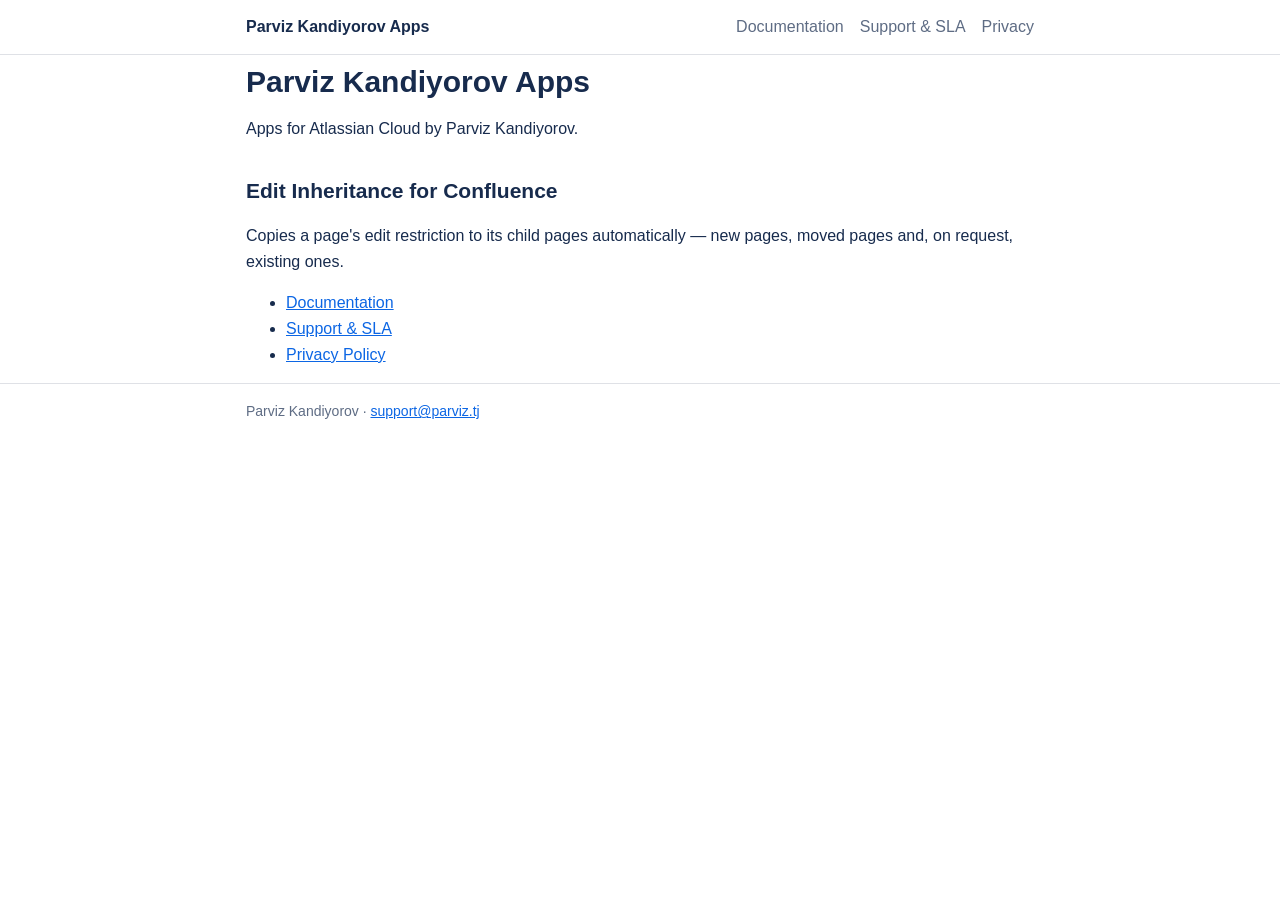
<file: index.html>
<!doctype html>
<html lang="en"><head><meta charset="utf-8"><meta name="viewport" content="width=device-width,initial-scale=1">
<title>Parviz Kandiyorov Apps</title><link rel="stylesheet" href="assets/style.css"><link rel="icon" href="assets/logo-144.png"></head>
<body><header><div class="wrap"><a class="brand" href="">Parviz Kandiyorov Apps</a>
<nav><a href="edit-inheritance-for-confluence/">Documentation</a><a href="support/">Support &amp; SLA</a><a href="privacy-policy/">Privacy</a></nav></div></header>
<main class="wrap">
<h1>Parviz Kandiyorov Apps</h1>
<p>Apps for Atlassian Cloud by Parviz Kandiyorov.</p>
<h2>Edit Inheritance for Confluence</h2>
<p>Copies a page's edit restriction to its child pages automatically — new pages, moved pages and, on request, existing ones.</p>
<ul>
<li><a href="edit-inheritance-for-confluence/">Documentation</a></li>
<li><a href="support/">Support &amp; SLA</a></li>
<li><a href="privacy-policy/">Privacy Policy</a></li>
</ul>
</main>
<footer><div class="wrap">Parviz Kandiyorov &middot; <a href="mailto:support@parviz.tj">support@parviz.tj</a></div></footer>
</body></html>
</file>
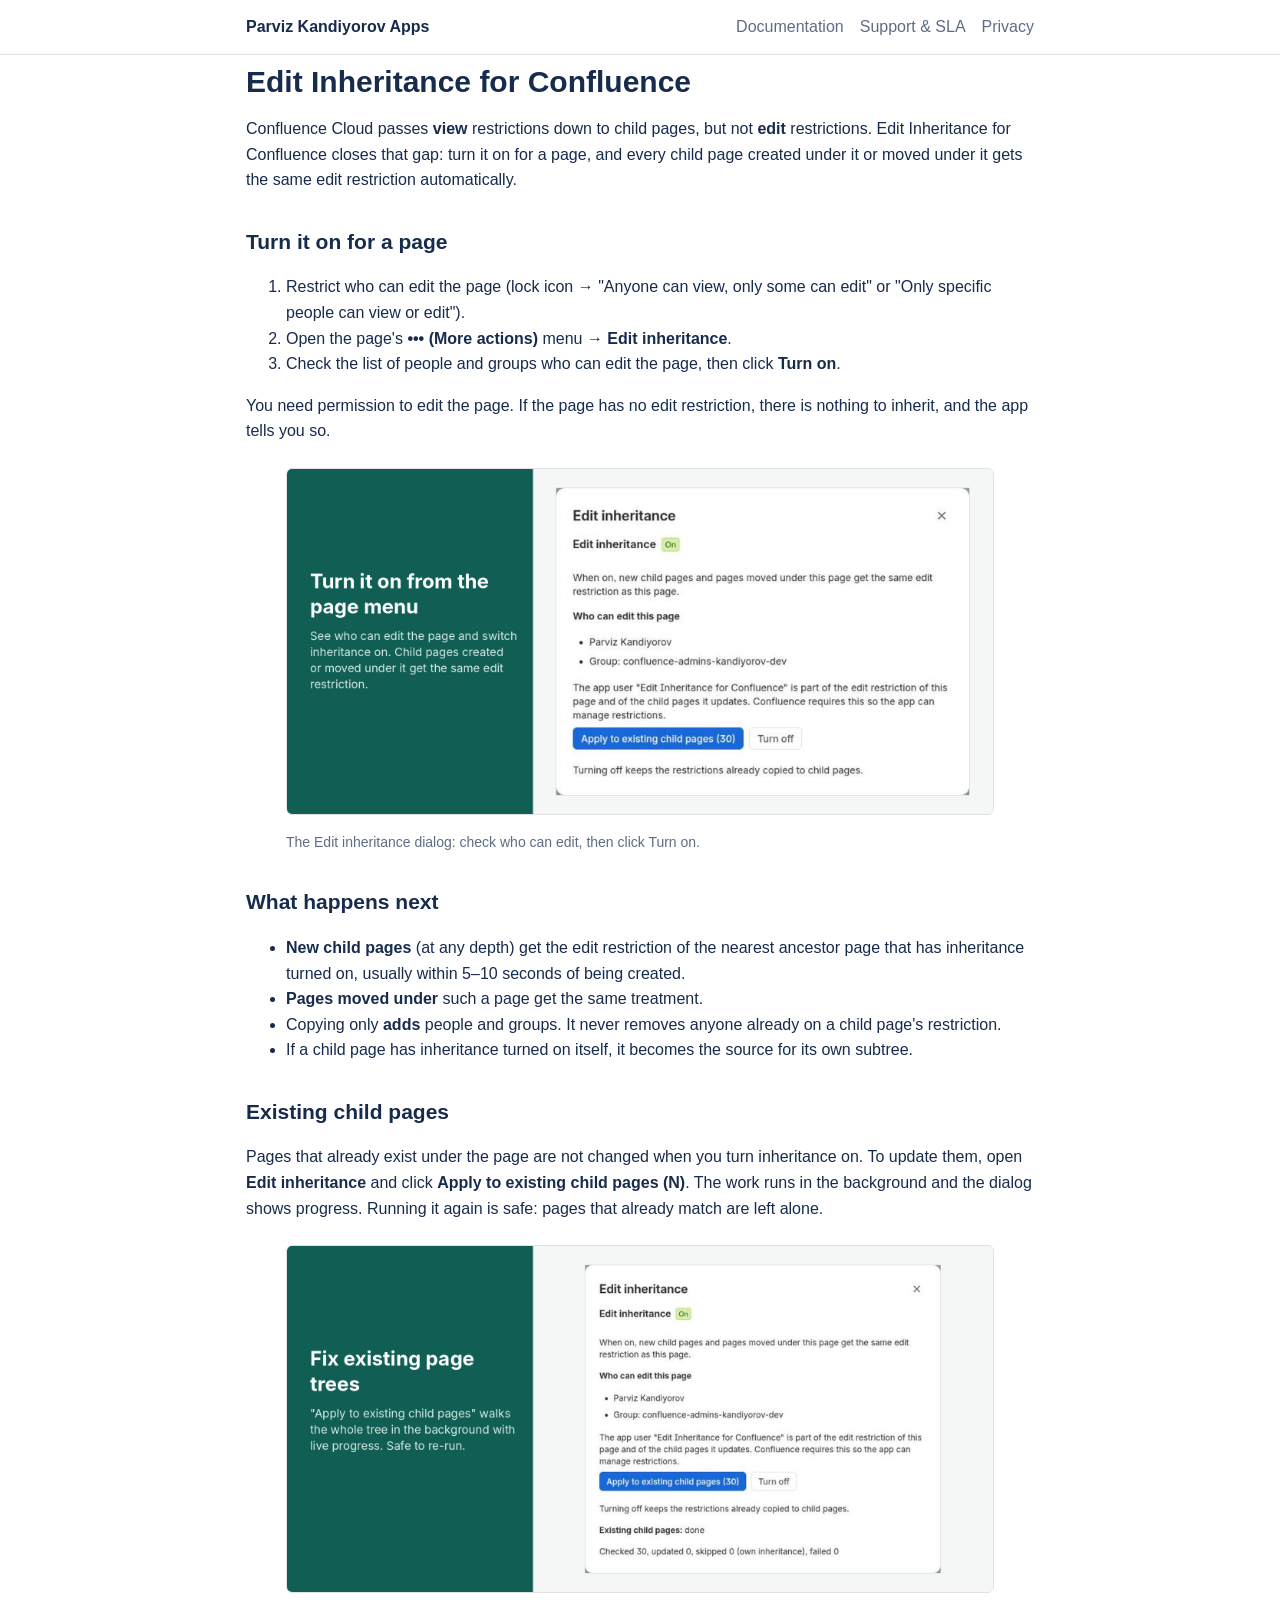
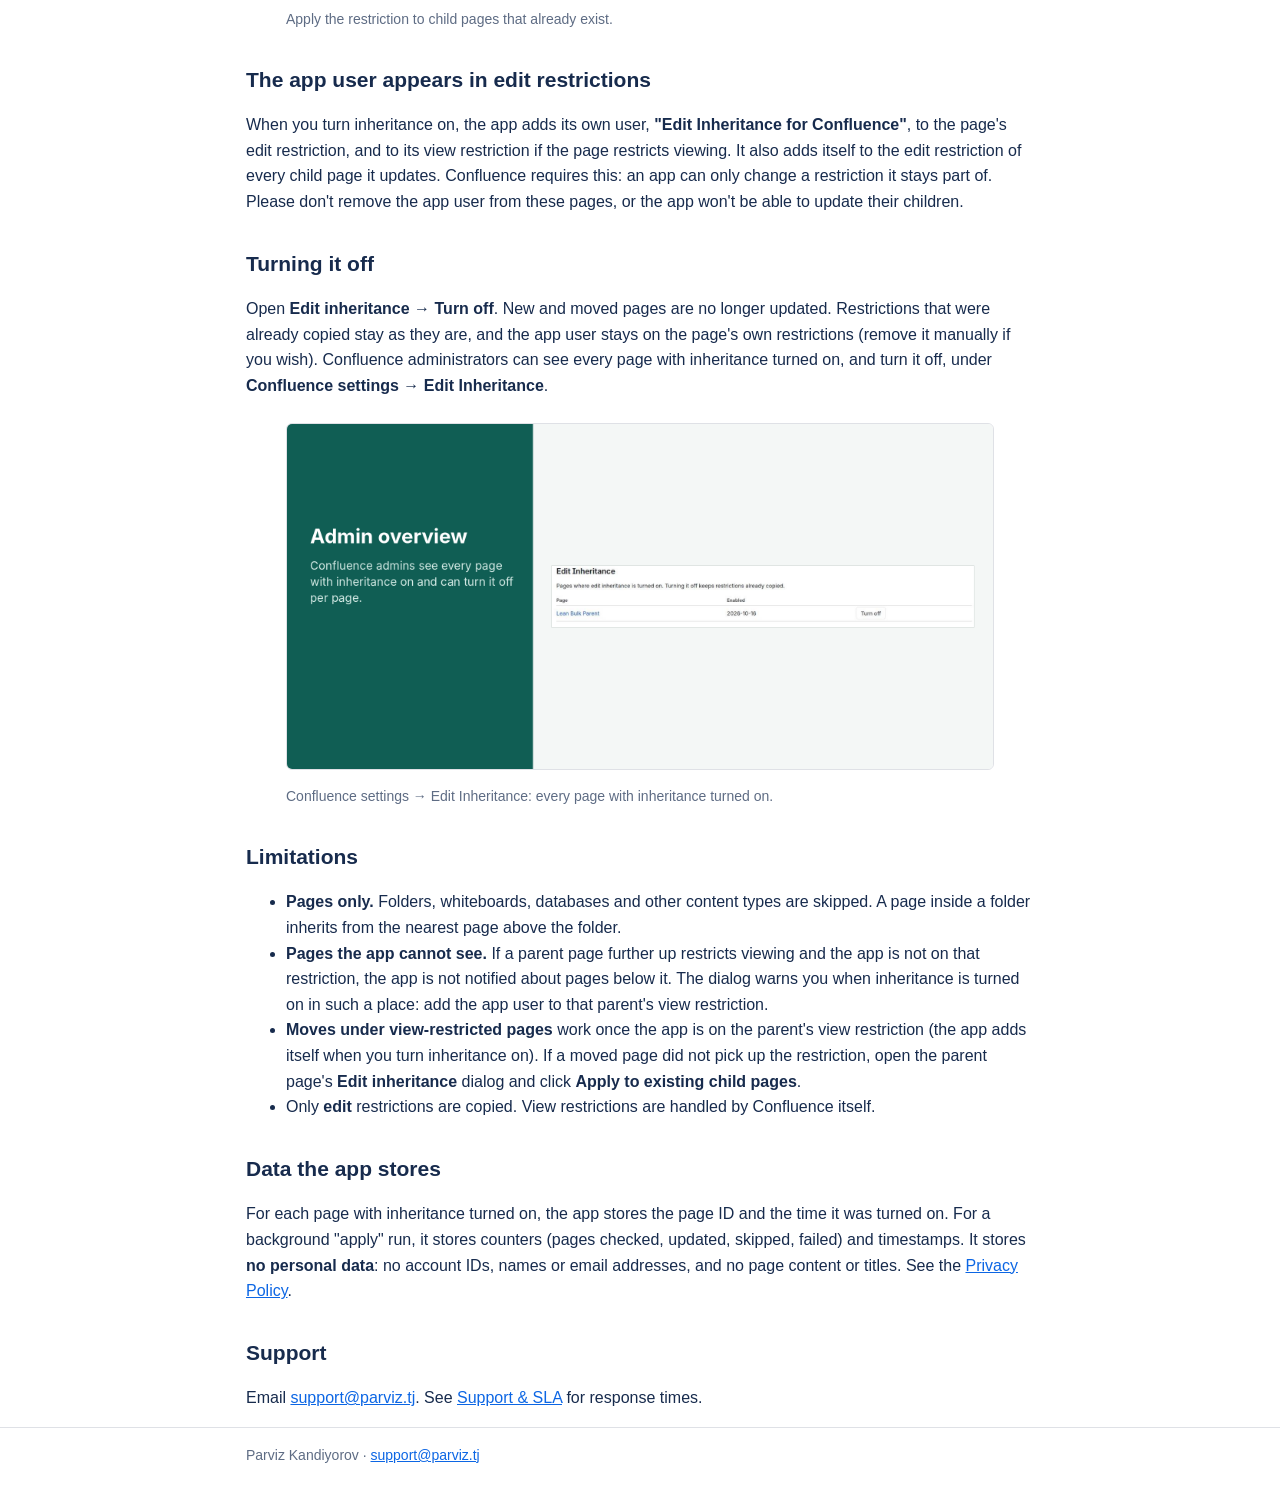
<file: edit-inheritance-for-confluence/index.html>
<!doctype html>
<html lang="en"><head><meta charset="utf-8"><meta name="viewport" content="width=device-width,initial-scale=1">
<title>Edit Inheritance for Confluence — Documentation</title><link rel="stylesheet" href="../assets/style.css"><link rel="icon" href="../assets/logo-144.png"></head>
<body><header><div class="wrap"><a class="brand" href="../">Parviz Kandiyorov Apps</a>
<nav><a href="../edit-inheritance-for-confluence/">Documentation</a><a href="../support/">Support &amp; SLA</a><a href="../privacy-policy/">Privacy</a></nav></div></header>
<main class="wrap">
<h1>Edit Inheritance for Confluence</h1>
<p>Confluence Cloud passes <strong>view</strong> restrictions down to child pages, but not <strong>edit</strong> restrictions.
Edit Inheritance for Confluence closes that gap: turn it on for a page, and every child page created
under it or moved under it gets the same edit restriction automatically.</p>
<h2>Turn it on for a page</h2>
<ol>
<li>Restrict who can edit the page (lock icon → "Anyone can view, only some can edit" or
   "Only specific people can view or edit").</li>
<li>Open the page's <strong>••• (More actions)</strong> menu → <strong>Edit inheritance</strong>.</li>
<li>Check the list of people and groups who can edit the page, then click <strong>Turn on</strong>.</li>
</ol>
<p>You need permission to edit the page. If the page has no edit restriction, there is nothing to
inherit, and the app tells you so.</p>
<figure><img class="shot" src="../assets/01-turn-on.png" alt="The Edit inheritance dialog: check who can edit, then click Turn on."><figcaption>The Edit inheritance dialog: check who can edit, then click Turn on.</figcaption></figure>
<h2>What happens next</h2>
<ul>
<li><strong>New child pages</strong> (at any depth) get the edit restriction of the nearest ancestor page that has
  inheritance turned on, usually within 5–10 seconds of being created.</li>
<li><strong>Pages moved under</strong> such a page get the same treatment.</li>
<li>Copying only <strong>adds</strong> people and groups. It never removes anyone already on a child page's
  restriction.</li>
<li>If a child page has inheritance turned on itself, it becomes the source for its own subtree.</li>
</ul>
<h2>Existing child pages</h2>
<p>Pages that already exist under the page are not changed when you turn inheritance on. To update them,
open <strong>Edit inheritance</strong> and click <strong>Apply to existing child pages (N)</strong>. The work runs in the
background and the dialog shows progress. Running it again is safe: pages that already match are
left alone.</p>
<figure><img class="shot" src="../assets/02-apply-existing.png" alt="Apply the restriction to child pages that already exist."><figcaption>Apply the restriction to child pages that already exist.</figcaption></figure>
<h2>The app user appears in edit restrictions</h2>
<p>When you turn inheritance on, the app adds its own user, <strong>"Edit Inheritance for Confluence"</strong>, to the
page's edit restriction, and to its view restriction if the page restricts viewing. It also adds
itself to the edit restriction of every child page it updates. Confluence requires this: an app can
only change a restriction it stays part of. Please don't remove the app user from these pages, or the
app won't be able to update their children.</p>
<h2>Turning it off</h2>
<p>Open <strong>Edit inheritance</strong> → <strong>Turn off</strong>. New and moved pages are no longer updated. Restrictions that
were already copied stay as they are, and the app user stays on the page's own restrictions (remove
it manually if you wish). Confluence administrators can see every page with inheritance
turned on, and turn it off, under <strong>Confluence settings → Edit Inheritance</strong>.</p>
<figure><img class="shot" src="../assets/03-admin.png" alt="Confluence settings → Edit Inheritance: every page with inheritance turned on."><figcaption>Confluence settings → Edit Inheritance: every page with inheritance turned on.</figcaption></figure>
<h2>Limitations</h2>
<ul>
<li><strong>Pages only.</strong> Folders, whiteboards, databases and other content types are skipped. A page inside
  a folder inherits from the nearest page above the folder.</li>
<li><strong>Pages the app cannot see.</strong> If a parent page further up restricts viewing and the app is not on
  that restriction, the app is not notified about pages below it. The dialog warns you when
  inheritance is turned on in such a place: add the app user to that parent's view restriction.</li>
<li><strong>Moves under view-restricted pages</strong> work once the app is on the parent's view restriction (the
  app adds itself when you turn inheritance on). If a moved page did not pick up the restriction,
  open the parent page's <strong>Edit inheritance</strong> dialog and click <strong>Apply to existing child pages</strong>.</li>
<li>Only <strong>edit</strong> restrictions are copied. View restrictions are handled by Confluence itself.</li>
</ul>
<h2>Data the app stores</h2>
<p>For each page with inheritance turned on, the app stores the page ID and the time it was turned on.
For a background "apply" run, it stores counters (pages checked, updated, skipped, failed) and
timestamps. It stores <strong>no personal data</strong>: no account IDs, names or email addresses, and no page
content or titles. See the <a href="../privacy-policy/">Privacy Policy</a>.</p>
<h2>Support</h2>
<p>Email <a href="mailto:support@parviz.tj">support@parviz.tj</a>. See <a href="../support/">Support &amp; SLA</a> for response times.</p>
</main>
<footer><div class="wrap">Parviz Kandiyorov &middot; <a href="mailto:support@parviz.tj">support@parviz.tj</a></div></footer>
</body></html>
</file>
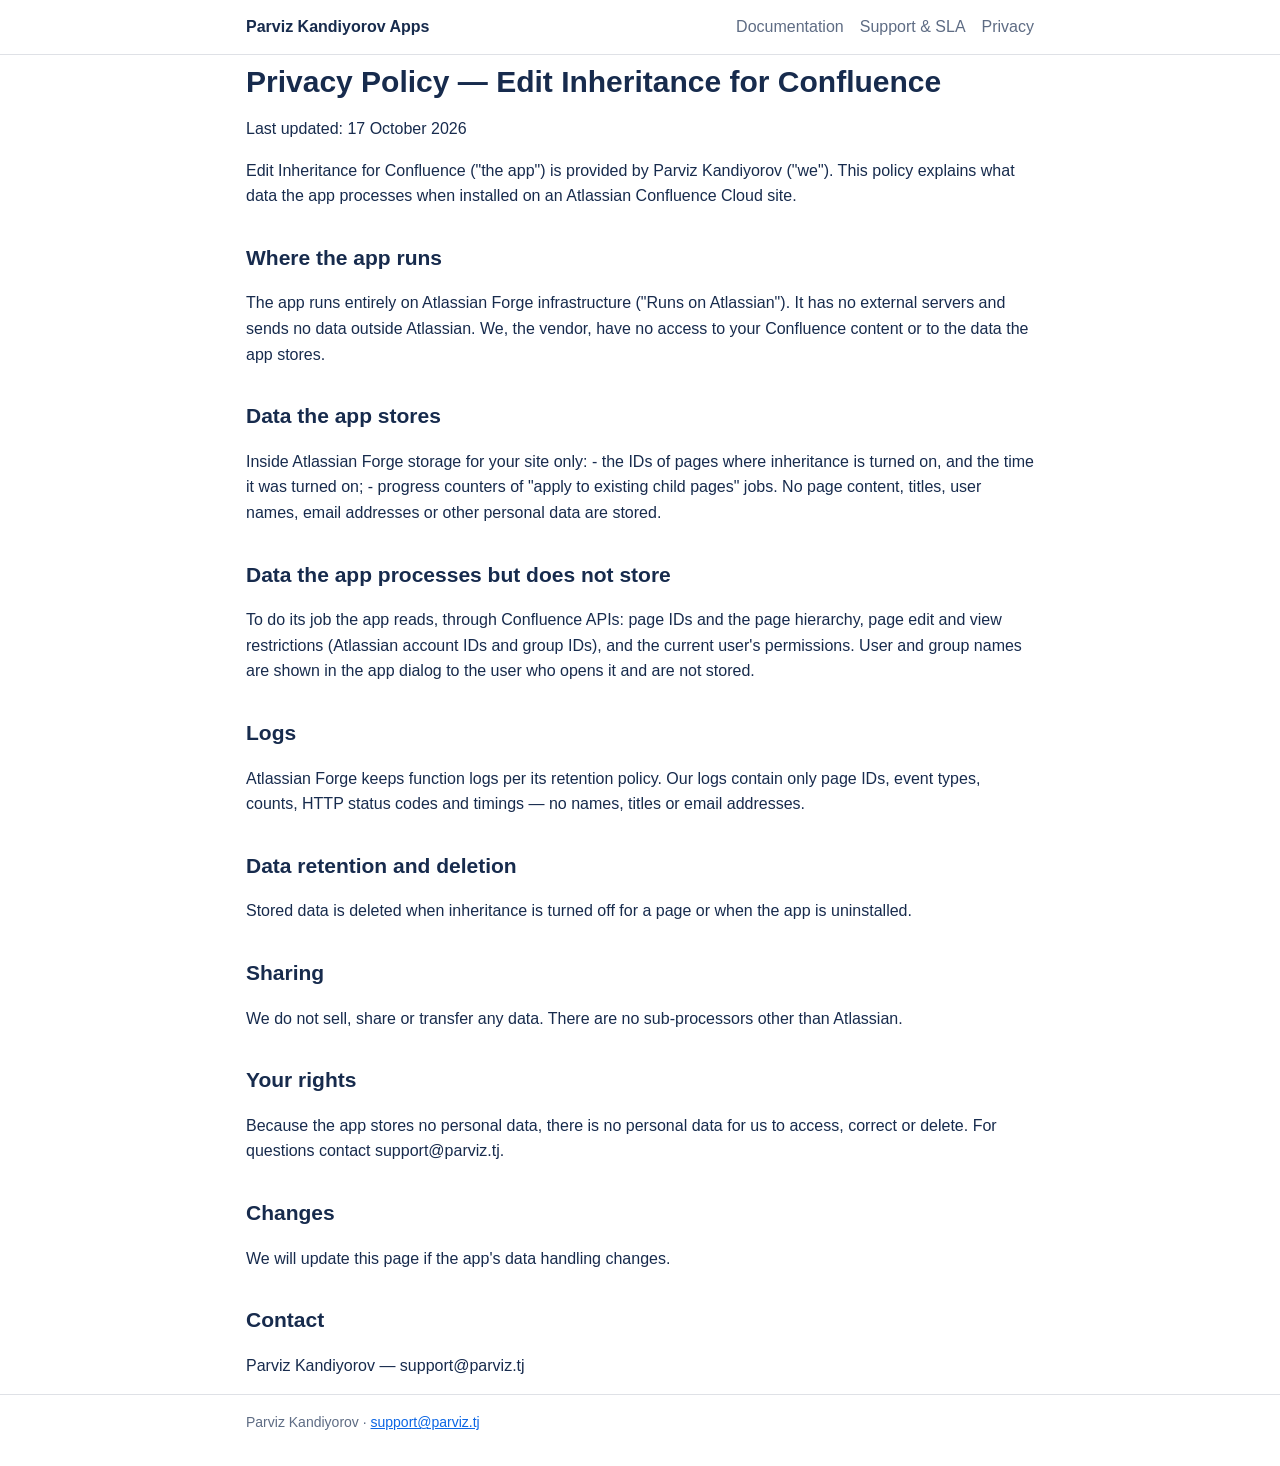
<file: privacy-policy/index.html>
<!doctype html>
<html lang="en"><head><meta charset="utf-8"><meta name="viewport" content="width=device-width,initial-scale=1">
<title>Privacy Policy — Edit Inheritance for Confluence</title><link rel="stylesheet" href="../assets/style.css"><link rel="icon" href="../assets/logo-144.png"></head>
<body><header><div class="wrap"><a class="brand" href="../">Parviz Kandiyorov Apps</a>
<nav><a href="../edit-inheritance-for-confluence/">Documentation</a><a href="../support/">Support &amp; SLA</a><a href="../privacy-policy/">Privacy</a></nav></div></header>
<main class="wrap">
<h1>Privacy Policy — Edit Inheritance for Confluence</h1>
<p>Last updated: 17 October 2026</p>
<p>Edit Inheritance for Confluence ("the app") is provided by Parviz Kandiyorov ("we"). This policy
explains what data the app processes when installed on an Atlassian Confluence Cloud site.</p>
<h2>Where the app runs</h2>
<p>The app runs entirely on Atlassian Forge infrastructure ("Runs on Atlassian"). It has no external
servers and sends no data outside Atlassian. We, the vendor, have no access to your Confluence content
or to the data the app stores.</p>
<h2>Data the app stores</h2>
<p>Inside Atlassian Forge storage for your site only:
- the IDs of pages where inheritance is turned on, and the time it was turned on;
- progress counters of "apply to existing child pages" jobs.
No page content, titles, user names, email addresses or other personal data are stored.</p>
<h2>Data the app processes but does not store</h2>
<p>To do its job the app reads, through Confluence APIs: page IDs and the page hierarchy, page edit and
view restrictions (Atlassian account IDs and group IDs), and the current user's permissions. User and
group names are shown in the app dialog to the user who opens it and are not stored.</p>
<h2>Logs</h2>
<p>Atlassian Forge keeps function logs per its retention policy. Our logs contain only page IDs, event
types, counts, HTTP status codes and timings — no names, titles or email addresses.</p>
<h2>Data retention and deletion</h2>
<p>Stored data is deleted when inheritance is turned off for a page or when the app is uninstalled.</p>
<h2>Sharing</h2>
<p>We do not sell, share or transfer any data. There are no sub-processors other than Atlassian.</p>
<h2>Your rights</h2>
<p>Because the app stores no personal data, there is no personal data for us to access, correct or
delete. For questions contact support@parviz.tj.</p>
<h2>Changes</h2>
<p>We will update this page if the app's data handling changes.</p>
<h2>Contact</h2>
<p>Parviz Kandiyorov — support@parviz.tj</p>
</main>
<footer><div class="wrap">Parviz Kandiyorov &middot; <a href="mailto:support@parviz.tj">support@parviz.tj</a></div></footer>
</body></html>
</file>
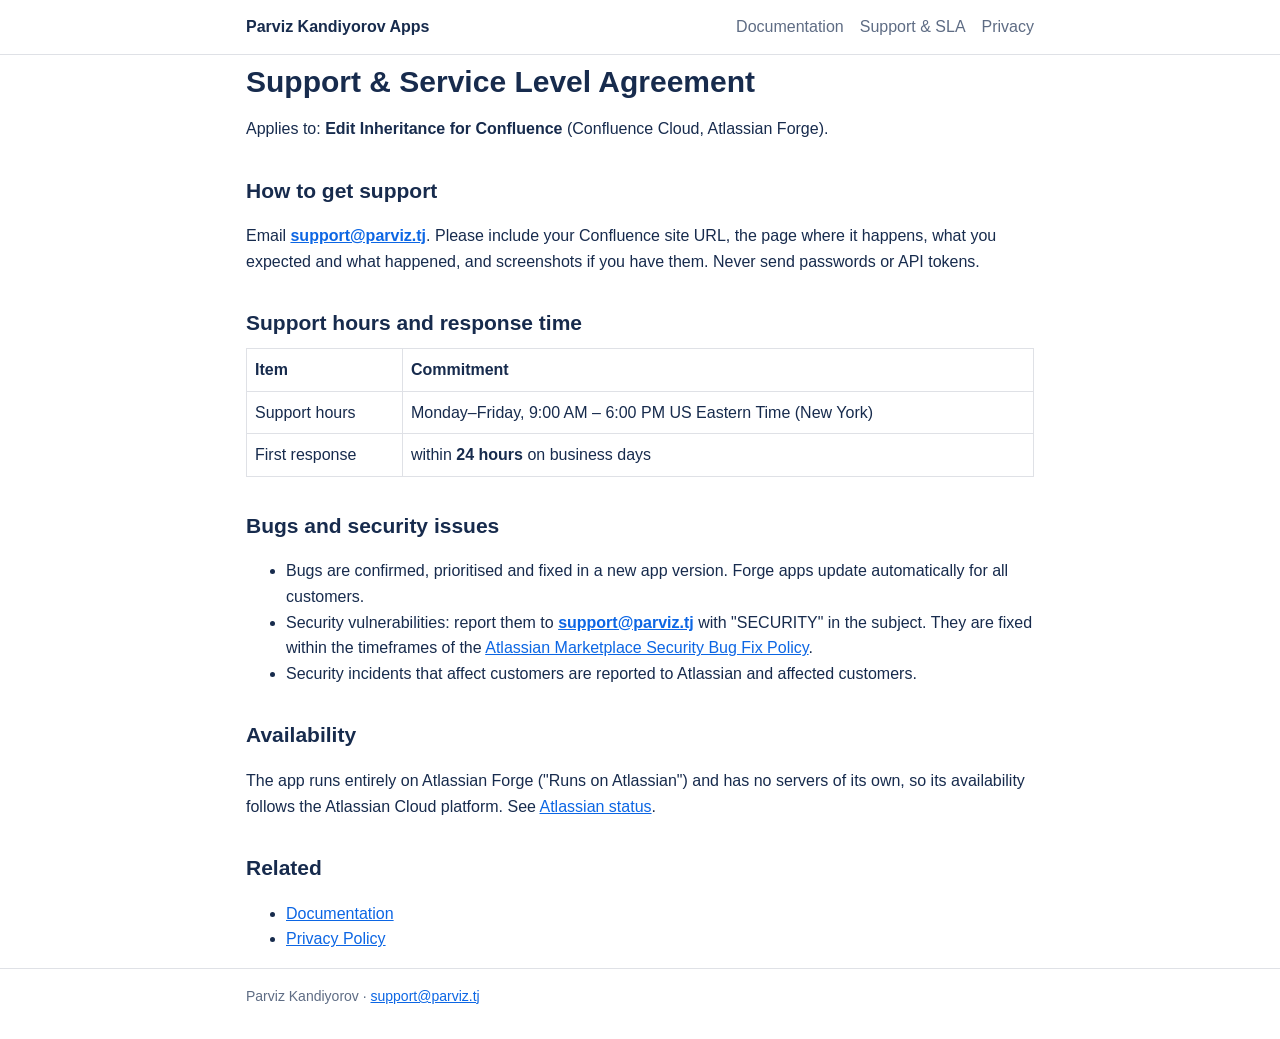
<file: support/index.html>
<!doctype html>
<html lang="en"><head><meta charset="utf-8"><meta name="viewport" content="width=device-width,initial-scale=1">
<title>Support & SLA — Edit Inheritance for Confluence</title><link rel="stylesheet" href="../assets/style.css"><link rel="icon" href="../assets/logo-144.png"></head>
<body><header><div class="wrap"><a class="brand" href="../">Parviz Kandiyorov Apps</a>
<nav><a href="../edit-inheritance-for-confluence/">Documentation</a><a href="../support/">Support &amp; SLA</a><a href="../privacy-policy/">Privacy</a></nav></div></header>
<main class="wrap">
<h1>Support &amp; Service Level Agreement</h1>
<p>Applies to: <strong>Edit Inheritance for Confluence</strong> (Confluence Cloud, Atlassian Forge).</p>
<h2>How to get support</h2>
<p>Email <strong><a href="mailto:support@parviz.tj">support@parviz.tj</a></strong>. Please include your Confluence site URL, the page where it happens,
what you expected and what happened, and screenshots if you have them. Never send passwords or API tokens.</p>
<h2>Support hours and response time</h2>
<table>
<thead>
<tr>
<th>Item</th>
<th>Commitment</th>
</tr>
</thead>
<tbody>
<tr>
<td>Support hours</td>
<td>Monday–Friday, 9:00 AM – 6:00 PM US Eastern Time (New York)</td>
</tr>
<tr>
<td>First response</td>
<td>within <strong>24 hours</strong> on business days</td>
</tr>
</tbody>
</table>
<h2>Bugs and security issues</h2>
<ul>
<li>Bugs are confirmed, prioritised and fixed in a new app version. Forge apps update automatically for all customers.</li>
<li>Security vulnerabilities: report them to <strong><a href="mailto:support@parviz.tj">support@parviz.tj</a></strong> with "SECURITY" in the subject.
  They are fixed within the timeframes of the
  <a href="https://developer.atlassian.com/platform/marketplace/security-bugfix-policy/">Atlassian Marketplace Security Bug Fix Policy</a>.</li>
<li>Security incidents that affect customers are reported to Atlassian and affected customers.</li>
</ul>
<h2>Availability</h2>
<p>The app runs entirely on Atlassian Forge ("Runs on Atlassian") and has no servers of its own, so its availability follows
the Atlassian Cloud platform. See <a href="https://status.atlassian.com/">Atlassian status</a>.</p>
<h2>Related</h2>
<ul>
<li><a href="../edit-inheritance-for-confluence/">Documentation</a></li>
<li><a href="../privacy-policy/">Privacy Policy</a></li>
</ul>
</main>
<footer><div class="wrap">Parviz Kandiyorov &middot; <a href="mailto:support@parviz.tj">support@parviz.tj</a></div></footer>
</body></html>
</file>
<file: assets/style.css>
:root{--bg:#fff;--fg:#172b4d;--muted:#5e6c84;--line:#dfe1e6;--accent:#0c66e4}
*{box-sizing:border-box}body{margin:0;background:var(--bg);color:var(--fg);font:16px/1.6 -apple-system,BlinkMacSystemFont,"Segoe UI",Roboto,Helvetica,Arial,sans-serif}
header{border-bottom:1px solid var(--line)}header .wrap{display:flex;gap:16px;align-items:center;flex-wrap:wrap;padding-top:14px;padding-bottom:14px}
header a.brand{font-weight:600;color:var(--fg);text-decoration:none;margin-right:auto}nav a{color:var(--muted);text-decoration:none;margin-left:16px}nav a:hover{color:var(--accent)}
.wrap{max-width:820px;margin:0 auto;padding:0 16px}main{padding:24px 0 48px}h1{font-size:30px;line-height:1.25;margin:8px 0 16px}h2{font-size:21px;margin:32px 0 8px}
a{color:var(--accent)}img.shot{max-width:100%;height:auto;border:1px solid var(--line);border-radius:6px;margin:8px 0}figcaption{color:var(--muted);font-size:14px;margin-bottom:16px}
.muted{color:var(--muted)}table{border-collapse:collapse;width:100%;margin:8px 0}th,td{border:1px solid var(--line);padding:8px;text-align:left;vertical-align:top}
footer{border-top:1px solid var(--line);color:var(--muted);font-size:14px;padding:16px 0 32px}code{background:#f4f5f7;padding:1px 4px;border-radius:3px}
</file>
